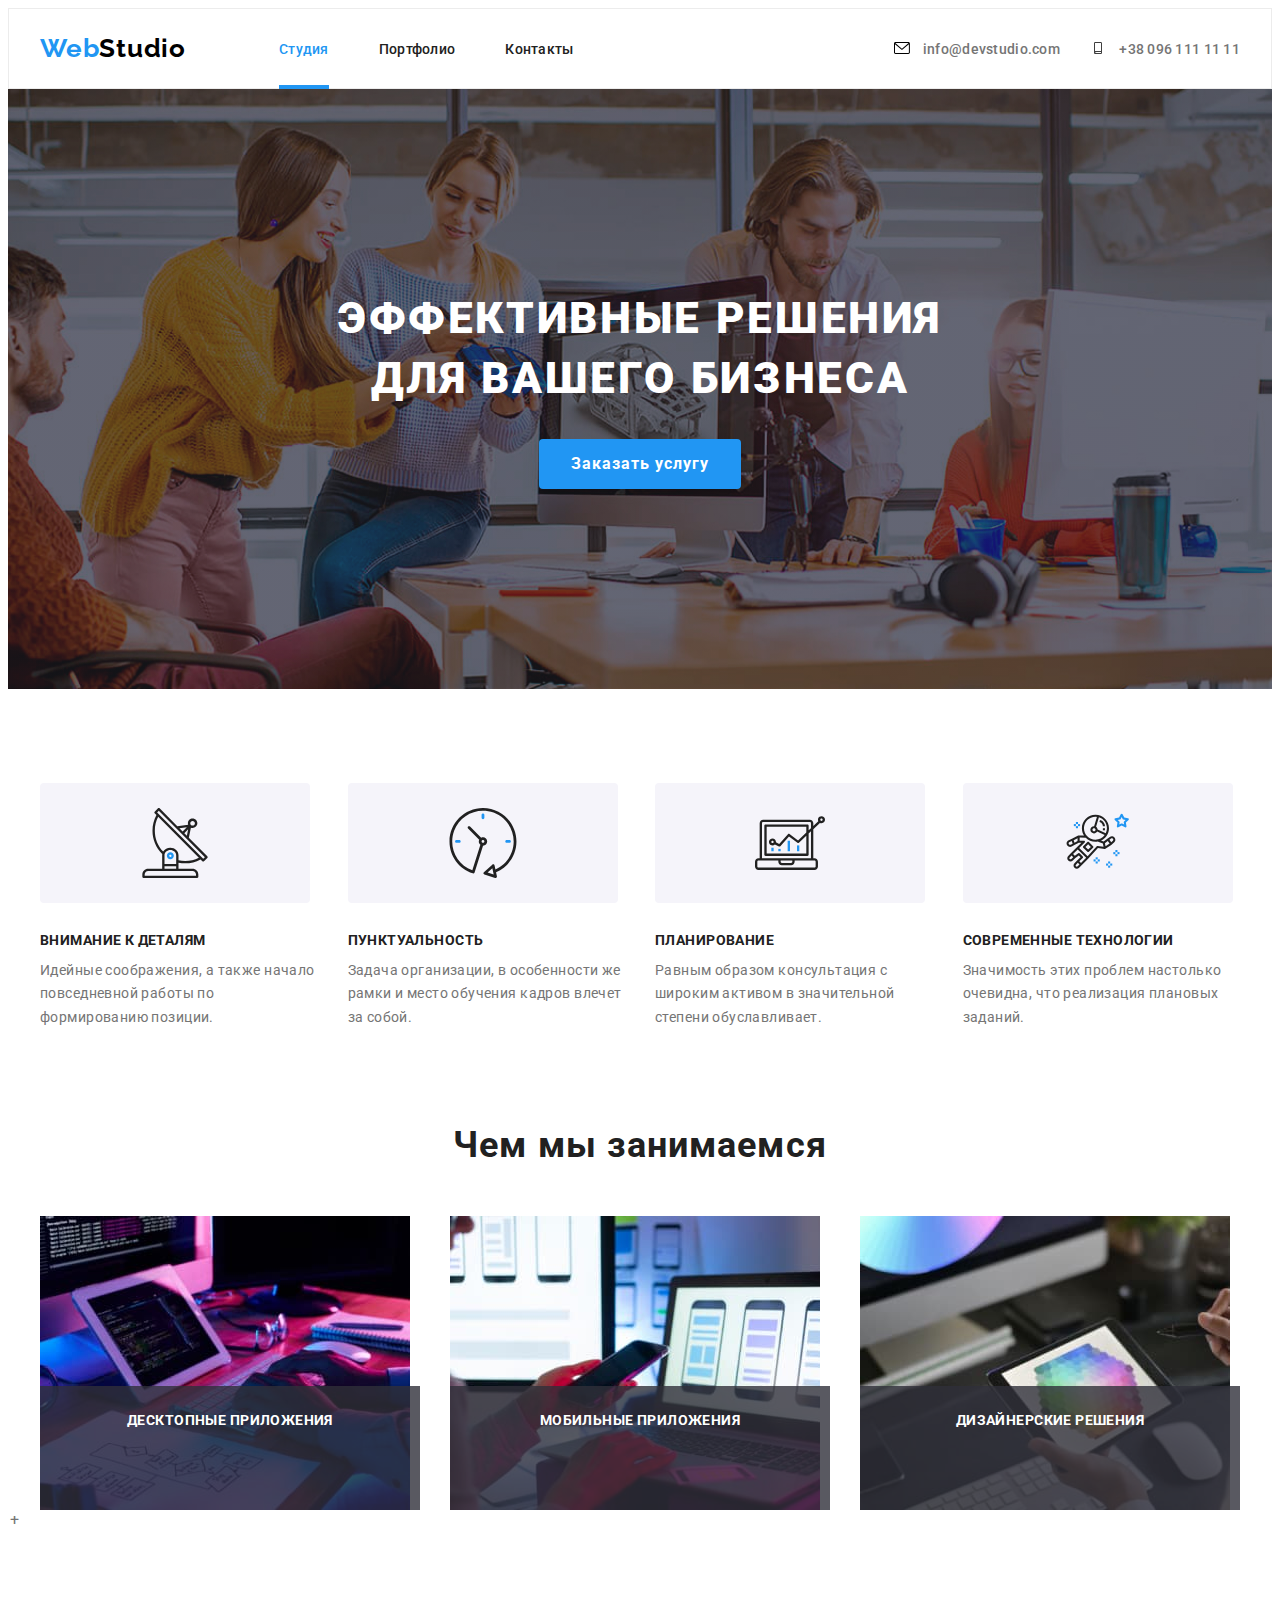
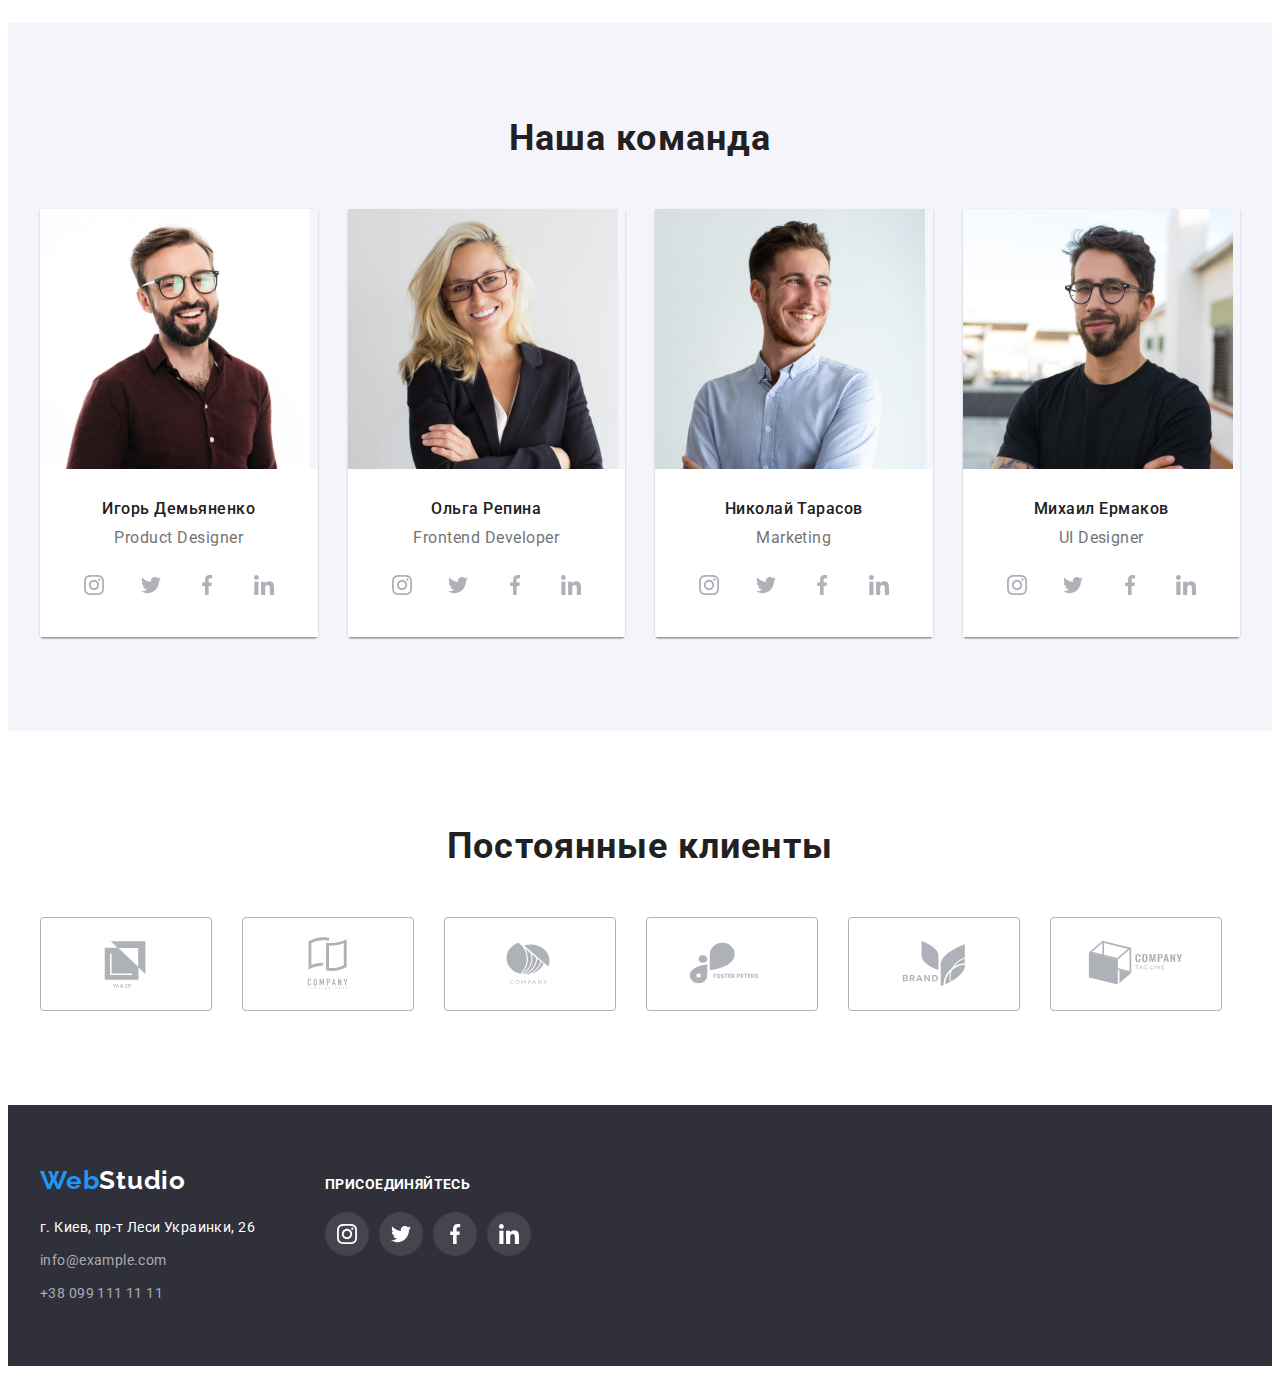
<file: index.html>
<!DOCTYPE html>
<html lang="ru">

<head>
    <meta charset="UTF-8">
    <meta http-equiv="X-UA-Compatible" content="IE=edge">
    <meta name="viewport" content="width=device-width, initial-scale=1.0">
    <title>Document</title>
    <link rel="preconnect" href="https://fonts.googleapis.com">
    <link rel="preconnect" href="https://fonts.gstatic.com" crossorigin>
    <link
        href="https://fonts.googleapis.com/css2?family=Raleway:wght@700&family=Roboto:wght@400;500;700;900&display=swap"
        rel="stylesheet">
    <link rel="stylesheet" href="https://cdnjs.cloudflare.com/ajax/libs/modern-normalize/1.1.0/modern-normalize.min.css"
        integrity="sha512-wpPYUAdjBVSE4KJnH1VR1HeZfpl1ub8YT/NKx4PuQ5NmX2tKuGu6U/JRp5y+Y8XG2tV+wKQpNHVUX03MfMFn9Q=="
        crossorigin="anonymous" referrerpolicy="no-referrer" />

    <link rel="stylesheet" href="./css/styles.css">
</head>

<body>
    <header class="header">
        <div class="container header-container">
            <a class="logo link" href="" lang="en">Web<span class="logo-header">Studio</span></a>
            <nav class="navigation">
                <ul class="nav-list list">
                    <li class="nav-list-item">
                        <a class="nav-list-link link current" href="">Студия</a>
                    </li>
                    <li class="nav-list-item">
                        <a class="nav-list-link link" href="./portfolio.html">Портфолио</a>
                    </li>
                    <li class="nav-list-item">
                        <a class="nav-list-link link" href="">Контакты</a>
                    </li>
                </ul>
            </nav>
            <ul class="list header-contacts">
                <li class="header-contacts-item">
                    <a class="contact-information link" href="mailto:info@devstudio.com">
                        <svg class="header-contacts-logo" width="16" height="12">
                            <use href="./images/icons.svg#email"></use>
                        </svg>
                        info@devstudio.com
                    </a>
                </li>
                <li class="header-contacts-item">
                    <a class="contact-information link" href="tel:+380961111111">
                        <svg class="header-contacts-logo" width="16" height="12">
                            <use href="./images/icons.svg#smartphone"></use>
                        </svg>
                        +38 096 111 11 11
                    </a>
                </li>
            </ul>
        </div>
    </header>

    <main>
                                    <!-- hero -->

        <section class="hero">
            <div class="container">
                <h1 class="main-title">Эффективные решения для вашего бизнеса</h1>
                <button class="modal-btn" type="button" data-modal-open>Заказать услугу</button>
            </div>
        </section>

                        <!-- our work principles section -->

        <section class="section">
            <div class="container">
                <h2 class="visually-hidden">Принципы нашей работы</h2>
                <ul class="list work-principles-list">
                    <li class="work-principles-item">
                        <div class="work-principles-icon">
                            <svg class="" width="70" height="70">
                                <use href="./images/icons.svg#antenna"></use>
                            </svg>
                        </div>
                        <h3 class="subtitle">Внимание к деталям</h3>
                        <p class="description">Идейные соображения, а также начало повседневной работы по формированию
                            позиции.</p>
                    </li>
                    <li class="work-principles-item">
                        <div class="work-principles-icon">
                            <svg class="" width="70" height="70">
                                <use href="./images/icons.svg#clock"></use>
                            </svg>
                        </div>
                        <h3 class="subtitle">Пунктуальность</h3>
                        <p class="description">Задача организации, в особенности же рамки и место обучения кадров влечет
                            за
                            собой.</p>
                    </li>
                    <li class="work-principles-item">
                        <div class="work-principles-icon">
                            <svg class="" width="70" height="70">
                                <use href="./images/icons.svg#diagram"></use>
                            </svg>
                        </div>
                        <h3 class="subtitle">Планирование</h3>
                        <p class="description">Равным образом консультация с широким активом в значительной степени
                            обуславливает.</p>
                    </li>
                    <li class="work-principles-item">
                        <div class="work-principles-icon">
                            <svg class="" width="70" height="70">
                                <use href="./images/icons.svg#astronaut"></use>
                            </svg>
                        </div>
                        <h3 class="subtitle">Современные технологии</h3>
                        <p class="description">Значимость этих проблем настолько очевидна, что реализация плановых
                            заданий.
                        </p>
                    </li>
                </ul>
            </div>
        </section>

                                <!-- our work section -->

        <section class="work-section">
            <div class="container">
                <h2 class="section-title">Чем мы занимаемся</h2>
                <ul class="list work-section-list">
                    <li class="work-section-item">
                        <img src="./images/box1.jpg" alt="десктопные приложения" width="370" height="294">
                        <p class="work-image-description">десктопные приложения</p>
                    </li>
                    <li class="work-section-item">
                        <img src="./images/box2.jpg" alt="мобильные приложения" width="370" height="294">
                        <p class="work-image-description">мобильные приложения</p>
                    </li>
                    <li class="work-section-item">
                        <img src="./images/box3.jpg" alt="дизайнерские решения" width="370" height="294">
                        <p class="work-image-description">дизайнерские решения</p>
                    </li>+
                </ul>
            </div>
        </section>

                                <!-- our team section -->

        <section class="team-section section">
            <div class="container">
                <h2 class="section-title"> Наша команда</h2>
                <ul class="list team-section-list">
                    <li class="team-section-item">
                        <img src="./images/igor.jpg" alt="Игорь Демьяненко" width="270" height="260">
                        <div class="team-section-thumb">
                            <h3 class="image-title">Игорь Демьяненко</h3>
                            <p class="image-description" lang="en">Product Designer</p>
                            <ul class="social-list list">
                                <li class="social-list-item">
                                    <a class="social-list-link" href="">
                                        <svg class="social-list-icon" width="20" height="20">
                                            <use href="./images/icons.svg#instagram"></use>
                                        </svg>
                                    </a>
                                </li>
                                <li class="social-list-item">
                                    <a class="social-list-link" href="">
                                        <svg class="social-list-icon" width="20" height="20">
                                            <use href="./images/icons.svg#twitter"></use>
                                        </svg>
                                    </a>
                                </li>
                                <li class="social-list-item">
                                    <a class="social-list-link" href="">
                                        <svg class="social-list-icon" width="20" height="20">
                                            <use href="./images/icons.svg#facebook"></use>
                                        </svg>
                                    </a>
                                </li>
                                <li class="social-list-item">
                                    <a class="social-list-link" href="">
                                        <svg class="social-list-icon" width="20" height="20">
                                            <use href="./images/icons.svg#linkedin"></use>
                                        </svg>
                                    </a>
                                </li>
                            </ul>
                        </div>
                    </li>
                    <li class="team-section-item">
                        <img src="./images/olga.jpg" alt="Ольга Репина" width="270" height="260">
                        <div class="team-section-thumb">
                            <h3 class="image-title">Ольга Репина</h3>
                            <p class="image-description" lang="en">Frontend Developer</p>
                            <ul class="social-list list">
                                <li class="social-list-item">
                                    <a class="social-list-link" href="">
                                        <svg class="social-list-icon" width="20" height="20">
                                            <use href="./images/icons.svg#instagram"></use>
                                        </svg>
                                    </a>
                                </li>
                                <li class="social-list-item">
                                    <a class="social-list-link" href="">
                                        <svg class="social-list-icon" width="20" height="20">
                                            <use href="./images/icons.svg#twitter"></use>
                                        </svg>
                                    </a>
                                </li>
                                <li class="social-list-item">
                                    <a class="social-list-link" href="">
                                        <svg class="social-list-icon" width="20" height="20">
                                            <use href="./images/icons.svg#facebook"></use>
                                        </svg>
                                    </a>
                                </li>
                                <li class="social-list-item">
                                    <a class="social-list-link" href="">
                                        <svg class="social-list-icon" width="20" height="20">
                                            <use href="./images/icons.svg#linkedin"></use>
                                        </svg>
                                    </a>
                                </li>
                            </ul>
                        </div>
                    </li>
                    <li class="team-section-item">
                        <img src="./images/nikolai.jpg" alt="Николай Тарасов" width="270" height="260">
                        <div class="team-section-thumb">
                            <h3 class="image-title">Николай Тарасов</h3>
                            <p class="image-description" lang="en">Marketing</p>
                            <ul class="social-list list">
                                <li class="social-list-item">
                                    <a class="social-list-link" href="">
                                        <svg class="social-list-icon" width="20" height="20">
                                            <use href="./images/icons.svg#instagram"></use>
                                        </svg>
                                    </a>
                                </li>
                                <li class="social-list-item">
                                    <a class="social-list-link" href="">
                                        <svg class="social-list-icon" width="20" height="20">
                                            <use href="./images/icons.svg#twitter"></use>
                                        </svg>
                                    </a>
                                </li>
                                <li class="social-list-item">
                                    <a class="social-list-link" href="">
                                        <svg class="social-list-icon" width="20" height="20">
                                            <use href="./images/icons.svg#facebook"></use>
                                        </svg>
                                    </a>
                                </li>
                                <li class="social-list-item">
                                    <a class="social-list-link" href="">
                                        <svg class="social-list-icon" width="20" height="20">
                                            <use href="./images/icons.svg#linkedin"></use>
                                        </svg>
                                    </a>
                                </li>
                            </ul>
                        </div>
                    </li>

                    <li class="team-section-item">
                        <img src="./images/mihail.jpg" alt="Михаил Ермаков" width="270" height="260">
                        <div class="team-section-thumb">
                            <h3 class="image-title">Михаил Ермаков</h3>
                            <p class="image-description" lang="en">UI Designer</p>
                            <ul class="social-list list">
                                <li class="social-list-item">
                                    <a class="social-list-link" href="">
                                        <svg class="social-list-icon" width="20" height="20">
                                            <use href="./images/icons.svg#instagram"></use>
                                        </svg>
                                    </a>
                                </li>
                                <li class="social-list-item">
                                    <a class="social-list-link" href="">
                                        <svg class="social-list-icon" width="20" height="20">
                                            <use href="./images/icons.svg#twitter"></use>
                                        </svg>
                                    </a>
                                </li>
                                <li class="social-list-item">
                                    <a class="social-list-link" href="">
                                        <svg class="social-list-icon" width="20" height="20">
                                            <use href="./images/icons.svg#facebook"></use>
                                        </svg>
                                    </a>
                                </li>
                                <li class="social-list-item">
                                    <a class="social-list-link" href="">
                                        <svg class="social-list-icon" width="20" height="20">
                                            <use href="./images/icons.svg#linkedin"></use>
                                        </svg>
                                    </a>
                                </li>
                            </ul>
                        </div>
                    </li>
                </ul>
            </div>
        </section>

                                    <!-- our clients section -->

        <section class="section">
            <div class="container">
                <h2 class="section-title">Постоянные клиенты</h2>
                <ul class="clients-list list">
                    <li class="clients-list-item">
                        <a href="" class="clients-list-link">
                            <svg class="clients-list-icon" width="106" height="60">
                                <use href="./images/icons.svg#client1"></use>
                            </svg>
                        </a>
                    </li>
                    <li class="clients-list-item">
                        <a href="" class="clients-list-link">
                            <svg class="clients-list-icon" width="106" height="60">
                                <use href="./images/icons.svg#client2"></use>
                            </svg>
                        </a>
                    </li>
                    <li class="clients-list-item">
                        <a href="" class="clients-list-link">
                            <svg class="clients-list-icon" width="106" height="60">
                                <use href="./images/icons.svg#client3"></use>
                            </svg>
                        </a>
                    </li>
                    <li class="clients-list-item">
                        <a href="" class="clients-list-link">
                            <svg class="clients-list-icon" width="106" height="60">
                                <use href="./images/icons.svg#client4"></use>
                            </svg>
                        </a>
                    </li>
                    <li class="clients-list-item">
                        <a href="" class="clients-list-link">
                            <svg class="clients-list-icon" width="106" height="60">
                                <use href="./images/icons.svg#client5"></use>
                            </svg>
                        </a>
                    </li>
                    <li class="clients-list-item">
                        <a href="" class="clients-list-link">
                            <svg class="clients-list-icon" width="106" height="60">
                                <use href="./images/icons.svg#client6"></use>
                            </svg>
                        </a>
                    </li>
                </ul>
            </div>
        </section>

    </main>

                            <!-- footer -->

    <footer class="footer">
        <div class="container">
            <div class="footer-wrapper">
                <div class="adress-wrapper">
                    <a class="logo link" href="" lang="en">Web<span class="logo-footer">Studio</span></a>
                    <address class="footer-adress">
                        <ul class="list">
                            <li class="footer-adress-item">
                                <a class="footer-link address link" href="https://goo.gl/maps/Mr7YFfYgqNhXpddY9"
                                    target="_blank">г.
                                    Киев,
                                    пр-т Леси
                                    Украинки, 26</a>
                            </li>
                            <li class="footer-adress-item">
                                <a class="footer-link link" href="mailto:info@example.com">info@example.com</a>
                            </li>
                            <li class="footer-adress-item">
                                <a class="footer-link link" href="tel:+380991111111">+38 099 111 11 11</a>
                            </li>
                        </ul>
                    </address>
                </div>
                <div>
                    <p class="footer-social-link-description">присоединяйтесь</p>
                    <ul class="footer-social-list list">
                        <li class="footer-social-list-item">
                            <a class="footer-social-list-link" href="">
                                <svg class="footer-social-list-icon" width="20" height="20">
                                    <use href="./images/icons.svg#instagram"></use>
                                </svg>
                            </a>
                        </li>
                        <li class="footer-social-list-item">
                            <a class="footer-social-list-link" href="">
                                <svg class="footer-social-list-icon" width="20" height="20">
                                    <use href="./images/icons.svg#twitter"></use>
                                </svg>
                            </a>
                        </li>
                        <li class="footer-social-list-item">
                            <a class="footer-social-list-link" href="">
                                <svg class="footer-social-list-icon" width="20" height="20">
                                    <use href="./images/icons.svg#facebook"></use>
                                </svg>
                            </a>
                        </li>
                        <li class="footer-social-list-item">
                            <a class="footer-social-list-link" href="">
                                <svg class="footer-social-list-icon" width="20" height="20">
                                    <use href="./images/icons.svg#linkedin"></use>
                                </svg>
                            </a>
                        </li>
                    </ul>
                </div>
            </div>
        </div>
    </footer>

                            <!-- backdrop -->

    <div class="backdrop is-hidden" data-modal>
        <div class="modal-window">
            <button type="button" class="modal-close-button" data-modal-close>
                <svg class="modal-close-icon" width="18" height="18">
                    <use href="./images/icons.svg#icon-close"></use>
                </svg>
            </button>
        </div>
    </div>

    <script src="./js/modal.js"></script>
</body>

</html>
</file>
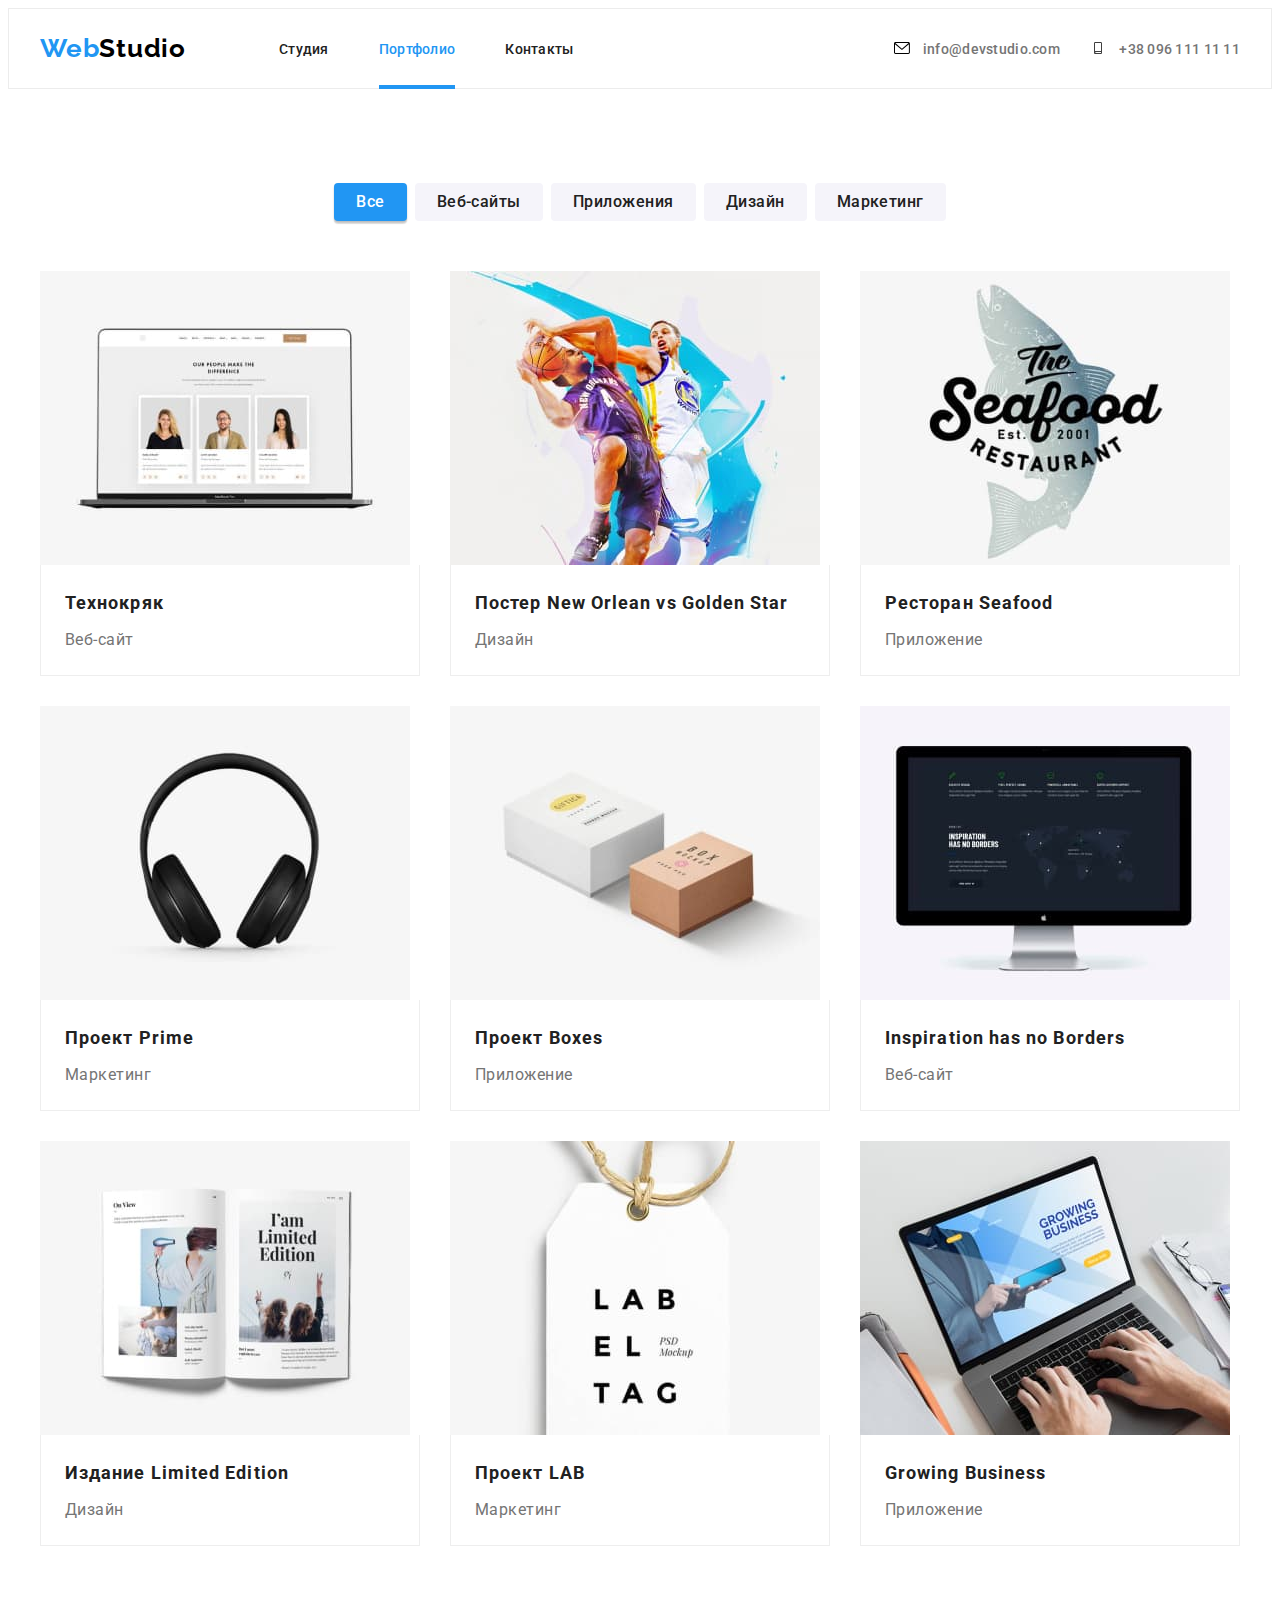
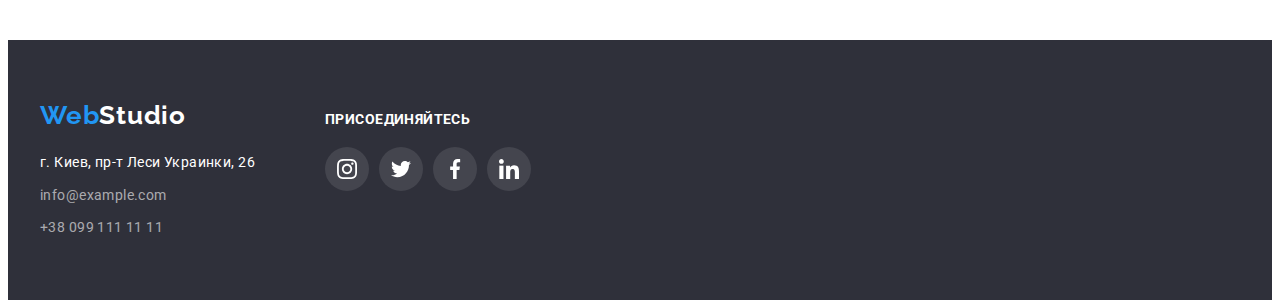
<file: portfolio.html>
<!DOCTYPE html>
<html lang="ru">

<head>
    <meta charset="UTF-8">
    <meta http-equiv="X-UA-Compatible" content="IE=edge">
    <meta name="viewport" content="width=device-width, initial-scale=1.0">
    <title>Document</title>
    <link rel="preconnect" href="https://fonts.googleapis.com">
    <link rel="preconnect" href="https://fonts.gstatic.com" crossorigin>
    <link
        href="https://fonts.googleapis.com/css2?family=Raleway:wght@700&family=Roboto:wght@400;500;700;900&display=swap"
        rel="stylesheet">
    <link rel="stylesheet" href="https://cdnjs.cloudflare.com/ajax/libs/modern-normalize/1.1.0/modern-normalize.min.css"
        integrity="sha512-wpPYUAdjBVSE4KJnH1VR1HeZfpl1ub8YT/NKx4PuQ5NmX2tKuGu6U/JRp5y+Y8XG2tV+wKQpNHVUX03MfMFn9Q=="
        crossorigin="anonymous" referrerpolicy="no-referrer" />

    <link rel="stylesheet" href="./css/styles.css">
</head>

<body>
    <header class="header">
        <div class="container header-container">
            <a class="logo link" href="" lang="en">Web<span class="logo-header">Studio</span></a>
            <nav class="navigation">
                <ul class="nav-list list">
                    <li class="nav-list-item">
                        <a class="nav-list-link link" href="./index.html">Студия</a>
                    </li>
                    <li class="nav-list-item">
                        <a class="nav-list-link link current" href="">Портфолио</a>
                    </li>
                    <li class="nav-list-item">
                        <a class="nav-list-link link" href="">Контакты</a>
                    </li>
                </ul>
            </nav>
            <ul class="list header-contacts">
                <li class="header-contacts-item">
                    <a class="contact-information link" href="mailto:info@devstudio.com">
                        <svg class="header-contacts-logo" width="16" height="12">
                            <use href="./images/icons.svg#email"></use>
                        </svg>
                        info@devstudio.com
                    </a>
                </li>
                <li class="header-contacts-item">
                    <a class="contact-information link" href="tel:+380961111111">
                        <svg class="header-contacts-logo" width="16" height="12">
                            <use href="./images/icons.svg#smartphone"></use>
                        </svg>
                        +38 096 111 11 11
                    </a>
                </li>
            </ul>
        </div>
    </header>

    <main>
        <section class="section">
            <div class="container">
                <h2 class="visually-hidden">Наши проэкты</h2>
                <ul class="list button-set">
                    <li class="button-set-item">
                        <button class="type-projects-button current" type="button">Все</button>
                    </li>
                    <li class="button-set-item">
                        <button class="type-projects-button" type="button">Веб-сайты</button>
                    </li>
                    <li class="button-set-item">
                        <button class="type-projects-button" type="button">Приложения</button>
                    </li>
                    <li class="button-set-item">
                        <button class="type-projects-button" type="button">Дизайн</button>
                    </li>
                    <li class="button-set-item">
                        <button class="type-projects-button" type="button">Маркетинг</button>
                    </li>
                </ul>
                <ul class="list card-set">
                    <li class="card-set-item">
                        <a href="" class="card-set-link">
                            <div class="card-set-link-wrapper">
                                <img src="./images/project1.jpg" alt="ноутбук" width="370" height="294">
                                <p class="overlay">Ресурс предлагает комплексные предложения с разным уровнем функционала и сервисов. Все это позволит посетителю получить исчерпывающие сведения о компании или частном лице.</p>
                            </div>
                            <div class="project-card-thumb">
                                <h3 class="project-title">Технокряк</h3>
                                <p class="project-description">Веб-сайт</p>
                            </div>
                        </a>
                    </li>
                    <li class="card-set-item">
                        <a href="" class="card-set-link">
                            <div class="card-set-link-wrapper">
                                <img src="./images/project2.jpg" alt="два баскетболиста" width="370" height="294">
                                <p class="overlay">Ресурс предлагает комплексные предложения с разным уровнем функционала и сервисов. Все это позволит посетителю получить исчерпывающие сведения о компании или частном лице.</p>
                            </div>
                            <div class="project-card-thumb">
                                <h3 class="project-title">Постер New Orlean vs Golden Star</h3>
                                <p class="project-description">Дизайн</p>
                            </div>
                        </a>
                    </li>
                    <li class="card-set-item">
                        <a href="" class="card-set-link">
                            <div class="card-set-link-wrapper">
                                <img src="./images/project3.jpg" alt="емблема ресторана" width="370" height="294">
                                <p class="overlay">Ресурс предлагает комплексные предложения с разным уровнем функционала и сервисов. Все это позволит посетителю получить исчерпывающие сведения о компании или частном лице.</p>
                            </div>
                            <div class="project-card-thumb">
                                <h3 class="project-title">Ресторан Seafood</h3>
                                <p class="project-description">Приложение</p>
                            </div>
                        </a>
                    </li>
                    <li class="card-set-item">
                        <a href="" class="card-set-link">
                            <div class="card-set-link-wrapper">
                                <img src="./images/project4.jpg" alt="наушники" width="370" height="294">
                                <p class="overlay">Ресурс предлагает комплексные предложения с разным уровнем функционала и сервисов. Все это позволит посетителю получить исчерпывающие сведения о компании или частном лице.</p>
                            </div>
                            <div class="project-card-thumb">
                                <h3 class="project-title">Проект Prime</h3>
                                <p class="project-description">Маркетинг</p>
                            </div>
                        </a>
                    </li>
                    <li class="card-set-item">
                        <a href="" class="card-set-link">
                            <div class="card-set-link-wrapper">
                                <img src="./images/project5.jpg" alt="две коробки" width="370" height="294">
                                <p class="overlay">Ресурс предлагает комплексные предложения с разным уровнем функционала и сервисов. Все это позволит посетителю получить исчерпывающие сведения о компании или частном лице.</p>
                            </div>
                            <div class="project-card-thumb">
                                <h3 class="project-title">Проект Boxes</h3>
                                <p class="project-description">Приложение</p>
                            </div>
                        </a>
                    </li>
                    <li class="card-set-item">
                        <a href="" class="card-set-link">
                            <div class="card-set-link-wrapper">
                                <img src="./images/project6.jpg" alt="монитор" width="370" height="294">
                                <p class="overlay">Ресурс предлагает комплексные предложения с разным уровнем функционала и сервисов. Все это позволит посетителю получить исчерпывающие сведения о компании или частном лице.</p>
                            </div>
                            <div class="project-card-thumb">
                                <h3 class="project-title">Inspiration has no Borders</h3>
                                <p class="project-description">Веб-сайт</p>
                            </div>
                        </a>
                    </li>
                    <li class="card-set-item">
                        <a href="" class="card-set-link">
                            <div class="card-set-link-wrapper">
                                <img src="./images/project7.jpg" alt="журнал" width="370" height="294">
                                <p class="overlay">Ресурс предлагает комплексные предложения с разным уровнем функционала и сервисов. Все это позволит посетителю получить исчерпывающие сведения о компании или частном лице.</p>
                            </div>
                            <div class="project-card-thumb">
                                <h3 class="project-title">Издание Limited Edition</h3>
                                <p class="project-description">Дизайн</p>
                            </div>
                        </a>
                    </li>
                    <li class="card-set-item">
                        <a href="" class="card-set-link">
                            <div class="card-set-link-wrapper">
                                <img src="./images/project8.jpg" alt="бирка" width="370" height="294">
                                <p class="overlay">Ресурс предлагает комплексные предложения с разным уровнем функционала и сервисов. Все это позволит посетителю получить исчерпывающие сведения о компании или частном лице.</p>
                            </div>
                            <div class="project-card-thumb">
                                <h3 class="project-title">Проект LAB</h3>
                                <p class="project-description">Маркетинг</p>
                            </div>
                        </a>
                    </li>
                    <li class="card-set-item">
                        <a href="" class="card-set-link">
                            <div class="card-set-link-wrapper">
                                <img src="./images/project9.jpg" alt="работа за ноутбуком" width="370" height="294">
                                <p class="overlay">Ресурс предлагает комплексные предложения с разным уровнем функционала и сервисов. Все это позволит посетителю получить исчерпывающие сведения о компании или частном лице.</p>
                            </div>
                            <div class="project-card-thumb">
                                <h3 class="project-title">Growing Business</h3>
                                <p class="project-description">Приложение</p>
                            </div>
                        </a>
                    </li>
                </ul>
            </div>
        </section>

    </main>
    <footer class="footer">
        <div class="container">
            <div class="footer-wrapper">
                <div class="adress-wrapper">
                    <a class="logo link" href="" lang="en">Web<span class="logo-footer">Studio</span></a>
                    <address class="footer-adress">
                        <ul class="list">
                            <li class="footer-adress-item">
                                <a class="footer-link address link" href="https://goo.gl/maps/Mr7YFfYgqNhXpddY9"
                                    target="_blank">г.
                                    Киев,
                                    пр-т Леси
                                    Украинки, 26</a>
                            </li>
                            <li class="footer-adress-item">
                                <a class="footer-link link" href="mailto:info@example.com">info@example.com</a>
                            </li>
                            <li class="footer-adress-item">
                                <a class="footer-link link" href="tel:+380991111111">+38 099 111 11 11</a>
                            </li>
                        </ul>
                    </address>
                </div>
                <div>
                    <p class="footer-social-link-description">присоединяйтесь</p>
                    <ul class="footer-social-list list">
                        <li class="footer-social-list-item">
                            <a class="footer-social-list-link" href="">
                                <svg class="footer-social-list-icon" width="20" height="20">
                                    <use href="./images/icons.svg#instagram"></use>
                                </svg>
                            </a>
                        </li>
                        <li class="footer-social-list-item">
                            <a class="footer-social-list-link" href="">
                                <svg class="footer-social-list-icon" width="20" height="20">
                                    <use href="./images/icons.svg#twitter"></use>
                                </svg>
                            </a>
                        </li>
                        <li class="footer-social-list-item">
                            <a class="footer-social-list-link" href="">
                                <svg class="footer-social-list-icon" width="20" height="20">
                                    <use href="./images/icons.svg#facebook"></use>
                                </svg>
                            </a>
                        </li>
                        <li class="footer-social-list-item">
                            <a class="footer-social-list-link" href="">
                                <svg class="footer-social-list-icon" width="20" height="20">
                                    <use href="./images/icons.svg#linkedin"></use>
                                </svg>
                            </a>
                        </li>
                    </ul>
                </div>
            </div>
        </div>
</body>

</html>
</file>
<file: css/styles.css>
:root {
  --accent-color: #2196f3;
  --modal-btn-accent-color: #188ce8;
  --main-text-color: #757575;
  --secondary-text-color: #ffffff;
  --title-text-color: #212121;
  --footer-link-color: rgba(255, 255, 255, 0.6);
  --logo-color: #000000;
  --main-bg-color: #2f303a;
  --secondary-bg-color: #f5f4fa;
}

body {
  font-family: Roboto, sans-serif;
  color: var(--main-text-color);
}

h1,
h2,
h3,
h4,
h5,
h6,
p {
  margin-top: 0;
  margin-bottom: 0;
}

ul,
ol {
  margin-top: 0;
  margin-bottom: 0;
  padding-left: 0;
}

img {
  display: block;
  max-width: 100%;
  height: auto;
}

.list {
  list-style: none;
}

.link {
  text-decoration: none;
}

.container {
  width: 1200px;
  margin-left: auto;
  margin-right: auto;
  padding-left: 15px;
  padding-right: 15px;
}

.section {
  padding-top: 94px;
  padding-bottom: 94px;
}

.section-title {
  margin-bottom: 50px;
  text-align: center;
  font-weight: 700;
  font-size: 36px;
  line-height: 1.17;
  letter-spacing: 0.03em;
  color: var(--title-text-color);
}

.social-list {
  display: flex;
  justify-content: space-between;
}

.social-list-link {
  display: flex;
  justify-content: center;
  align-items: center;
  width: 44px;
  height: 44px;
  border-radius: 50%;
  transition: background-color 250ms cubic-bezier(0.4, 0, 0.2, 1);
}

.visually-hidden {
  position: absolute;
  width: 1px;
  height: 1px;
  margin: -1px;
  padding: 0;
  overflow: hidden;
  border: 0;
  clip: rect(0 0 0 0);
}

/* header */

.header {
  border: 1px solid #ECECEC;
}

.header-container>.logo {
  padding-top: 24px;
  padding-bottom: 24px;
}

.header-container {
  display: flex;
  align-items: center;
}

.header-container>.logo {
  margin-right: 93px;
}

.nav-list {
  display: flex;
  align-items: center;
}

.logo {
  font-family: Raleway, sans-serif;
  font-weight: 700;
  font-size: 26px;
  line-height: 1.19;
  letter-spacing: 0.03em;
  color: var(--accent-color);
}

.logo-header {
  color: var(--logo-color);
}

.nav-list-item:not(:last-child) {
  margin-right: 50px;
}

.nav-list-link {
  padding-top: 32px;
  padding-bottom: 32px;
  font-weight: 500;
  font-size: 14px;
  line-height: 1.14;
  letter-spacing: 0.02em;
  color: var(--title-text-color);
  transition: color 250ms cubic-bezier(0.4, 0, 0.2, 1);
}

.nav-list-link:hover,
.nav-list-link:focus {
  color: var(--accent-color);
}

.nav-list .link.current {
  color: var(--accent-color);
}

.nav-list-link.current {
  position: relative;
}

.nav-list-link.current::after {
  position: absolute;
  left: 0;
  bottom: 0;
  content: "";
  width: 100%;
  height: 4px;
  background-color: var(--accent-color);
}

.contact-information {
  padding-top: 32px;
  padding-bottom: 32px;
  font-weight: 500;
  font-size: 14px;
  line-height: 1.14;
  letter-spacing: 0.02em;
  color: inherit;
  transition: color 250ms cubic-bezier(0.4, 0, 0.2, 1), fill 250ms cubic-bezier(0.4, 0, 0.2, 1);
}

.header-contacts {
  display: flex;
  align-items: center;
  margin-left: auto;
}

.header-contacts-logo {
  margin-right: 10px;
}

.header-contacts-item:not(:last-child) {
  margin-right: 30px;
}

.contact-information:hover,
.contact-information:focus {
  color: var(--accent-color);
  fill: var(--accent-color);
}

/* hero */
.hero {
  padding: 200px 0;
  background-image: linear-gradient(rgba(47, 48, 58, 0.4),
  rgba(47, 48, 58, 0.4)), 
  url(../images/hero/bg.jpg);
  background-repeat: no-repeat;
  background-position: center;
  background-color: #C4C4C4;
  text-align: center;
}

.hero>.container {
  width: 696px;
}

.modal-btn {
  min-width: 200px;
  padding: 10px 32px;
  margin-top: 30px;
  border: 0px;
  border-radius: 4px;
  box-shadow: 0px 4px 4px rgba(0, 0, 0, 0.15);
  background-color: var(--accent-color);
  font-family: inherit;
  font-weight: 700;
  font-size: 16px;
  line-height: 1.88;
  letter-spacing: 0.06em;
  color: var(--secondary-text-color);
  cursor: pointer;
  transition: background-color 250ms cubic-bezier(0.4, 0, 0.2, 1);
}

.modal-btn:hover,
.modal-btn:focus {
  background-color: var(--modal-btn-accent-color);
}

.main-title {
  font-weight: 900;
  font-size: 44px;
  line-height: 1.36;
  text-align: center;
  letter-spacing: 0.06em;
  text-transform: uppercase;
  color: var(--secondary-text-color);
}

/* our work principles section */

.work-principles-list {
  display: flex;
  margin-top: -30px;
  margin-left: -30px;
}

.work-principles-item {
  margin-top: 30px;
  margin-left: 30px;
  flex-basis: calc((100% - 120px) / 4);
}
.work-principles-icon {
  display: flex;
  justify-content: center;
  align-items: center;
  width: 270px;
  height: 120px;
  background: var(--secondary-bg-color);
  border-radius: 4px;
  margin-bottom: 30px;

}

.subtitle {
  margin-bottom: 10px;
  font-weight: 700;
  font-size: 14px;
  line-height: 1.14;
  letter-spacing: 0.03em;
  text-transform: uppercase;
  color: var(--title-text-color);
}

.description {
  font-weight: 400;
  font-size: 14px;
  line-height: 1.7;
  letter-spacing: 0.03em;
}

        /* our work */
     /* our team section */

.work-section {
  padding-bottom: 94px;
}

.work-section-item {
  position: relative;
}

.work-image-description {
  position: absolute;
  bottom: 0;
  left: 0;
  width: 100%;
  height: 70px;
  padding: 27px 0;
  background-color: rgba(47, 48, 58, 0.8);
  font-style: normal;
  font-weight: 700;
  font-size: 14px;
  line-height: 1.14;
  text-align: center;
  letter-spacing: 0.03em;
  text-transform: uppercase;
  color: var(--secondary-text-color);
}

.card-set,
.work-section-list,
.team-section-list {
  display: flex;
  margin-top: -30px;
  margin-left: -30px;
  flex-wrap: wrap;
}

.team-section-item{
  margin-top: 30px;
  margin-left: 30px;
  flex-basis: calc((100% - 120px) / 4);
  box-shadow: 0px 1px 3px rgba(0, 0, 0, 0.12),
  0px 1px 1px rgba(0, 0, 0, 0.14),
  0px 2px 1px rgba(0, 0, 0, 0.2);
  border-radius: 0px 0px 4px 4px;
}

.card-set-item,
.work-section-item {
  margin-top: 30px;
  margin-left: 30px;
  flex-basis: calc((100% - 90px) / 3);
}

.team-section {
  background-color: var(--secondary-bg-color);
}

.team-section-thumb {
padding: 30px 32px;
background-color: var(--secondary-text-color);
}

.image-title {
  text-align: center;
  font-weight: 500;
  font-size: 16px;
  line-height: 1.19;
  letter-spacing: 0.03em;
  color: var(--title-text-color);
  margin-bottom: 10px;
}

.image-description {
  text-align: center;
  font-weight: 400;
  font-size: 16px;
  line-height: 1.19;
  letter-spacing: 0.03em;
  margin-bottom: 16px;
}
.team-section .social-list-icon {
  fill: #AFB1B8;
  transition: fill 250ms cubic-bezier(0.4, 0, 0.2, 1);
}

.social-list-link:hover,
.social-list-link:focus {
  background-color: var(--accent-color);
}

.social-list-link:hover .social-list-icon,
.social-list-link:focus .social-list-icon {
fill: var(--secondary-text-color);
}

/* our client section */

.clients-list {
  display: flex;
}

.clients-list-item:not(:last-child) {
  margin-right: 30px;
}
.clients-list-link {
  display: flex;
  justify-content: center;
  align-items: center;
  width: 170px;
  height: 92px;
  border: 1px solid #AFB1B8;
  border-radius: 4px;
  transition: border 250ms cubic-bezier(0.4, 0, 0.2, 1);
}

.clients-list-icon {
  fill: #AFB1B8;
  transition: fill 250ms cubic-bezier(0.4, 0, 0.2, 1);
}

.clients-list-link:hover .clients-list-icon,
.clients-list-link:focus .clients-list-icon {
  fill: var(--accent-color);
}

.clients-list-link:hover,
.clients-list-link:focus {
  border: 1px solid var(--accent-color)
}

/* footer */
.footer {
  padding-top: 60px;
  padding-bottom: 60px;
  background-color: var(--main-bg-color);
}

.footer-wrapper {
  display: flex;
  align-items: baseline;
}

.logo-footer {
  color: var(--secondary-text-color);
}

.footer-link {
  font-style: normal;
  font-weight: 400;
  font-size: 14px;
  line-height: 1.7;
  letter-spacing: 0.03em;
  color: var(--footer-link-color);
  transition: color 250ms cubic-bezier(0.4, 0, 0.2, 1);
}

.adress-wrapper {
  margin-right: 70px;
}

.footer-adress {
  margin-top: 20px;
}

.footer-adress-item:not(:last-child) {
  margin-bottom: 9px;
}

.address {
  color: var(--secondary-text-color);
}

.footer-link:hover,
.footer-link:focus {
  color: var(--accent-color);
}

.footer-social-list {
  display: flex;
}

.footer-social-link-description {
  font-style: normal;
  font-weight: 700;
  font-size: 14px;
  line-height: 16px;
  letter-spacing: 0.03em;
  text-transform: uppercase;
  color: var(--secondary-text-color);
  margin-bottom: 20px;
}

.footer-social-list-item:not(:last-child) {
  margin-right: 10px;
}

.footer-social-list-link {
    display: flex;
    justify-content: center;
    align-items: center;
    width: 44px;
    height: 44px;
    border-radius: 50%;
    background-color: rgba(255, 255, 255, 0.1);
    transition: background-color 250ms cubic-bezier(0.4, 0, 0.2, 1);
}

.footer-social-list-icon {
  fill: var(--secondary-text-color);
}

.footer-social-list-link:hover,
.footer-social-list-link:focus {
  background-color: var(--accent-color);
}

/* portfolio */
.button-set {
display: flex;
justify-content: center;
margin-bottom: 50px;
}

.button-set-item:not(:last-child) {
  margin-right: 8px;
}

.type-projects-button {
  padding: 6px 22px;
  font-family: inherit;
  font-weight: 500;
  font-size: 16px;
  line-height: 1.6;
  letter-spacing: 0.03em;
  color: var(--title-text-color);
  background-color: var(--secondary-bg-color);
  border: none;
  border-radius: 4px;
  cursor: pointer;
  transition: color 250ms cubic-bezier(0.4, 0, 0.2, 1), background-color 250ms cubic-bezier(0.4, 0, 0.2, 1), box-shadow 250ms cubic-bezier(0.4, 0, 0.2, 1);
}

.button-set .type-projects-button.current {
  color: var(--secondary-text-color);
  background-color: var(--accent-color);
  box-shadow: 0px 3px 1px rgba(0, 0, 0, 0.1),
  0px 1px 2px rgba(0, 0, 0, 0.08),
  0px 2px 2px rgba(0, 0, 0, 0.12);
}

.type-projects-button:hover,
.type-projects-button:focus {
  color: var(--secondary-text-color);
  background-color: var(--accent-color);
  box-shadow: 0px 3px 1px rgba(0, 0, 0, 0.1),
  0px 1px 2px rgba(0, 0, 0, 0.08),
  0px 2px 2px rgba(0, 0, 0, 0.12);
}

.project-card-thumb {
  padding: 20px 24px;
  background-color: var(--secondary-text-color);
  border: 1px solid #EEEEEE;
  border-top: none;
}
.project-title {
  margin-bottom: 4px;
  font-weight: 700;
  font-size: 18px;
  line-height: 2;
  letter-spacing: 0.06em;
  color: var(--title-text-color);
}

.project-description {
  font-weight: 400;
  font-size: 16px;
  line-height: 1.88;
  letter-spacing: 0.03em;
  color: var(--main-text-color);
}

.card-set-link {
  display: block;
  transition: box-shadow 250ms cubic-bezier(0.4, 0, 0.2, 1);
  text-decoration: none;
}

.card-set-link-wrapper {
  position: relative;
  overflow: hidden;
}

.overlay {
  position: absolute;
  top: 0;
  left: 0;
  width: 100%;
  height: 100%;
  padding: 63px 24px;
  font-style: normal;
  font-weight: 400;
  font-size: 18px;
  line-height: 1.56;
  letter-spacing: 0.03em;
  color: #FFFFFF;
  opacity: 0;
  background-color: rgba(33, 150, 243, 0.9);
  transform: translateY(100%);
  transition: transform 250ms cubic-bezier(0.4, 0, 0.2, 1), opacity 250ms cubic-bezier(0.4, 0, 0.2, 1);
}

.card-set-link:hover .overlay,
.card-set-link:focus .overlay {
  transform: translateY(0%);
  opacity: 1;
}

.card-set-link:hover {
  box-shadow: 0px 1px 1px rgba(0, 0, 0, 0.12),
0px 4px 4px rgba(0, 0, 0, 0.06),
1px 4px 6px rgba(0, 0, 0, 0.16);
}

/* backdrop */

.backdrop {
  position: fixed;
  top: 0;
  left: 0;
  width: 100%;
  height: 100%;
  background-color: rgba(0, 0, 0, 0.2);
  visibility: visible;
  opacity: 1;
  transform: translateX(0%);
  transition: transform 250ms cubic-bezier(0.4, 0, 0.2, 1), opacity 250ms cubic-bezier(0.4, 0, 0.2, 1);
}

.backdrop.is-hidden {
  opacity: 0;
  visibility: hidden;
  pointer-events: none;
  transform: translateX(100%);
}

.modal-window {
  position: absolute;
  top: 50%;
  left: 50%;
  transform: translate(-50%, -50%);
  width: 528px;
  height: 581px;
  background-color: #ffffff;
  box-shadow: 0px 1px 3px rgba(0, 0, 0, 0.12), 0px 1px 1px rgba(0, 0, 0, 0.14), 0px 2px 1px rgba(0, 0, 0, 0.2);
  border-radius: 4px;
}

.modal-close-button {
  position: absolute;
  top: 8px;
  right: 8px;
  display: flex;
  justify-content: center;
  align-items: center;
  width: 30px;
  height: 30px;
  padding: 0;
  background: #FFFFFF;
  border: 1px solid rgba(0, 0, 0, 0.1);
  border-radius: 50%;
  cursor: pointer;
}
</file>
